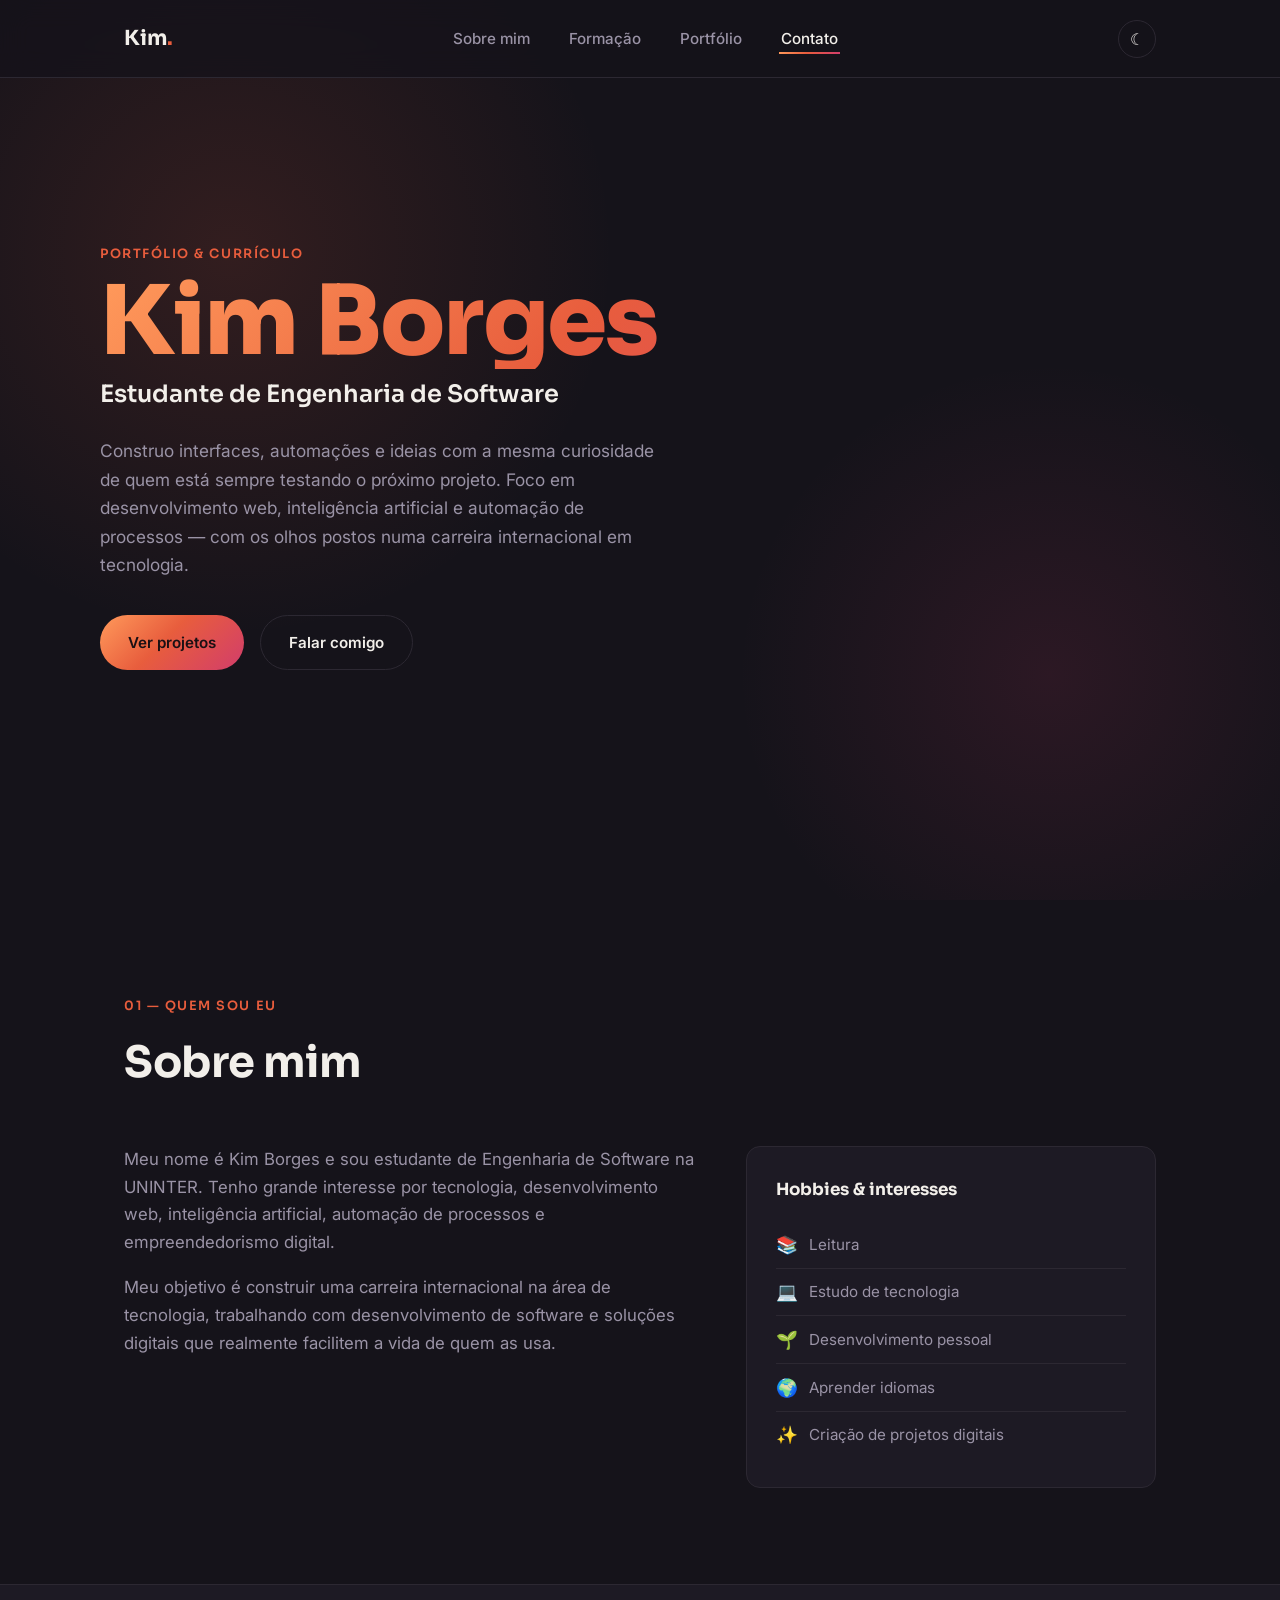
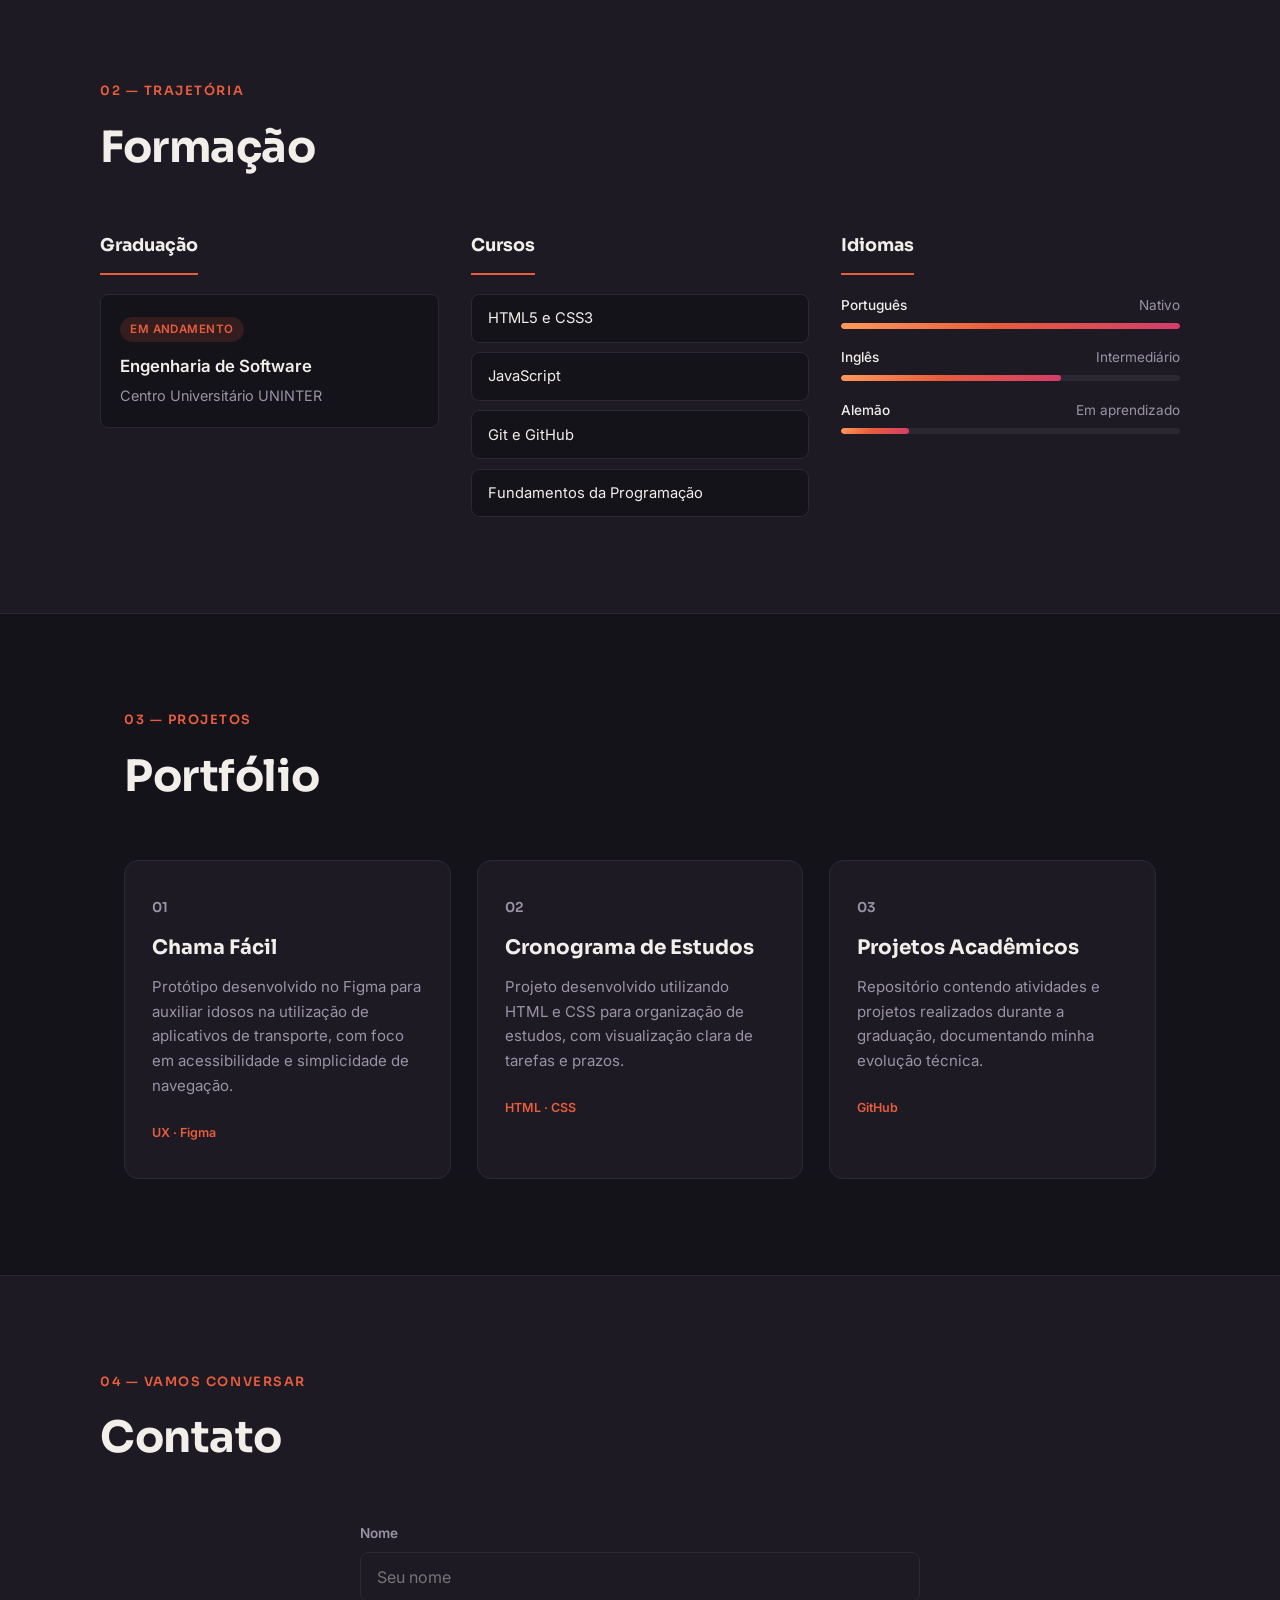
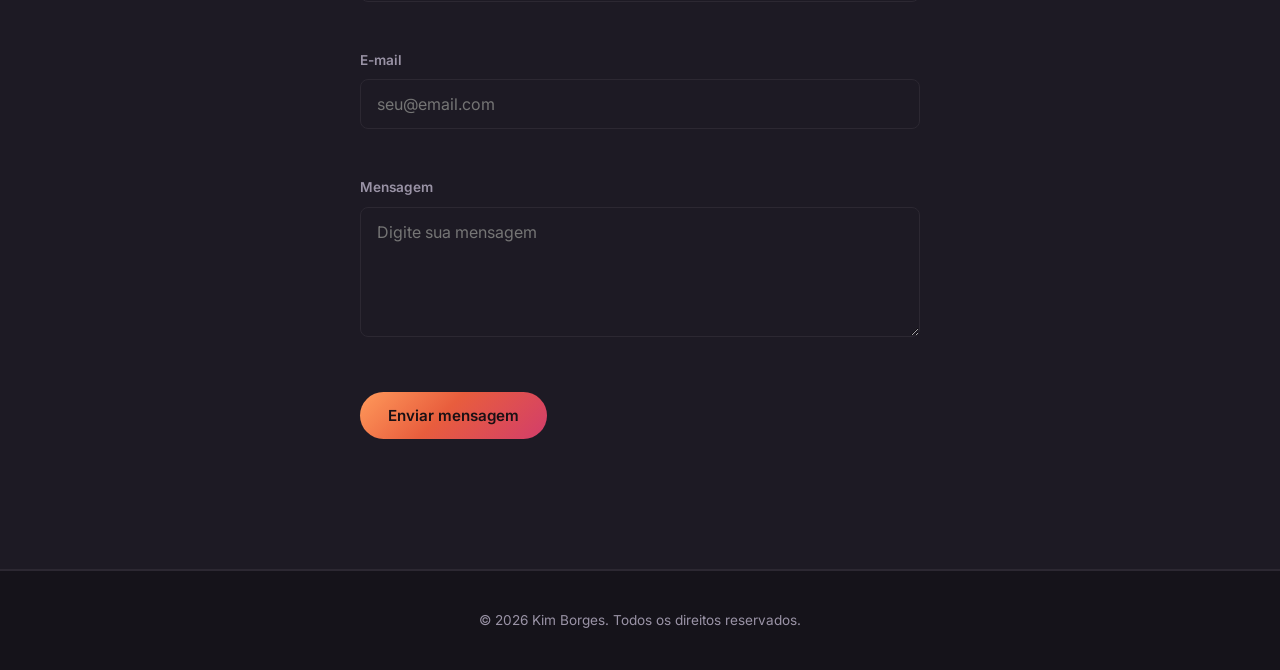
<file: index.html>
<!DOCTYPE html>
<html lang="pt-BR">
<head>
    <meta charset="UTF-8">
    <meta name="viewport" content="width=device-width, initial-scale=1.0">
    <title>Kim Borges — Portfólio</title>
    <meta name="description" content="Portfólio de Kim Borges, estudante de Engenharia de Software com foco em desenvolvimento web, IA e automação.">

    <link rel="preconnect" href="https://fonts.googleapis.com">
    <link rel="preconnect" href="https://fonts.gstatic.com" crossorigin>
    <link href="https://fonts.googleapis.com/css2?family=Sora:wght@500;600;700;800&family=Inter:wght@400;500;600&display=swap" rel="stylesheet">

    <link rel="stylesheet" href="style.css">
</head>
<body>

    <!-- ============== CABEÇALHO / NAVEGAÇÃO FIXA ============== -->
    <header>
        <div class="header__inner">
            <a href="#topo" class="logo">Kim<span class="logo__ponto">.</span></a>

            <nav>
                <ul id="navLista">
                    <li><a href="#sobre" class="nav-link" data-secao="sobre">Sobre mim</a></li>
                    <li><a href="#formacao" class="nav-link" data-secao="formacao">Formação</a></li>
                    <li><a href="#portfolio" class="nav-link" data-secao="portfolio">Portfólio</a></li>
                    <li><a href="#contato" class="nav-link" data-secao="contato">Contato</a></li>
                </ul>
            </nav>

            <div class="header__acoes">
                <button id="themeButton" type="button" aria-label="Alternar tema claro/escuro">
                    <span id="themeIcone" aria-hidden="true">☾</span>
                </button>
                <button id="menuButton" type="button" aria-label="Abrir menu" aria-expanded="false" aria-controls="navLista">
                    <span></span><span></span><span></span>
                </button>
            </div>
        </div>
    </header>

    <main id="topo">

        <!-- ============== HERO ============== -->
        <section class="hero">
            <div class="hero__fundo" aria-hidden="true"></div>
            <div class="hero__conteudo">
                <p class="eyebrow">Portfólio &amp; currículo</p>
                <h1 class="hero__nome">Kim Borges</h1>
                <p class="hero__cargo">Estudante de Engenharia de Software</p>
                <p class="hero__bio">
                    Construo interfaces, automações e ideias com a mesma curiosidade de quem
                    está sempre testando o próximo projeto. Foco em desenvolvimento web,
                    inteligência artificial e automação de processos — com os olhos postos
                    numa carreira internacional em tecnologia.
                </p>
                <div class="hero__acoes">
                    <a href="#portfolio" class="botao botao--cheio">Ver projetos</a>
                    <a href="#contato" class="botao botao--linha">Falar comigo</a>
                </div>
            </div>
        </section>

        <!-- ============== SOBRE MIM ============== -->
        <section id="sobre" class="secao">
            <div class="secao__cabecalho">
                <p class="eyebrow">01 — quem sou eu</p>
                <h2>Sobre mim</h2>
            </div>

            <div class="sobre__grade">
                <div class="sobre__texto">
                    <p>
                        Meu nome é Kim Borges e sou estudante de Engenharia de Software na
                        UNINTER. Tenho grande interesse por tecnologia, desenvolvimento web,
                        inteligência artificial, automação de processos e empreendedorismo
                        digital.
                    </p>
                    <p>
                        Meu objetivo é construir uma carreira internacional na área de
                        tecnologia, trabalhando com desenvolvimento de software e soluções
                        digitais que realmente facilitem a vida de quem as usa.
                    </p>
                </div>

                <div class="hobbies">
                    <h3>Hobbies &amp; interesses</h3>
                    <ul class="hobbies__lista">
                        <li><span aria-hidden="true">📚</span>Leitura</li>
                        <li><span aria-hidden="true">💻</span>Estudo de tecnologia</li>
                        <li><span aria-hidden="true">🌱</span>Desenvolvimento pessoal</li>
                        <li><span aria-hidden="true">🌍</span>Aprender idiomas</li>
                        <li><span aria-hidden="true">✨</span>Criação de projetos digitais</li>
                    </ul>
                </div>
            </div>
        </section>

        <!-- ============== FORMAÇÃO ============== -->
        <section id="formacao" class="secao secao--alt">
            <div class="secao__cabecalho">
                <p class="eyebrow">02 — trajetória</p>
                <h2>Formação</h2>
            </div>

            <div class="formacao__grade">
                <div class="formacao__bloco">
                    <h3>Graduação</h3>
                    <div class="formacao__item">
                        <span class="formacao__tag">Em andamento</span>
                        <p class="formacao__nome">Engenharia de Software</p>
                        <p class="formacao__instituicao">Centro Universitário UNINTER</p>
                    </div>
                </div>

                <div class="formacao__bloco">
                    <h3>Cursos</h3>
                    <ul class="lista-chips">
                        <li>HTML5 e CSS3</li>
                        <li>JavaScript</li>
                        <li>Git e GitHub</li>
                        <li>Fundamentos da Programação</li>
                    </ul>
                </div>

                <div class="formacao__bloco">
                    <h3>Idiomas</h3>
                    <div class="idioma">
                        <div class="idioma__topo"><span>Português</span><span>Nativo</span></div>
                        <div class="idioma__trilha"><div class="idioma__progresso" data-nivel="100"></div></div>
                    </div>
                    <div class="idioma">
                        <div class="idioma__topo"><span>Inglês</span><span>Intermediário</span></div>
                        <div class="idioma__trilha"><div class="idioma__progresso" data-nivel="65"></div></div>
                    </div>
                    <div class="idioma">
                        <div class="idioma__topo"><span>Alemão</span><span>Em aprendizado</span></div>
                        <div class="idioma__trilha"><div class="idioma__progresso" data-nivel="20"></div></div>
                    </div>
                </div>
            </div>
        </section>

        <!-- ============== PORTFÓLIO ============== -->
        <section id="portfolio" class="secao">
            <div class="secao__cabecalho">
                <p class="eyebrow">03 — projetos</p>
                <h2>Portfólio</h2>
            </div>

            <div class="cards">
                <article class="card">
                    <span class="card__numero">01</span>
                    <h3><a href="https://devkimfilipe.github.io/chama-facil/" target="_blank" rel="noopener noreferrer">Chama Fácil</a></h3>
                    <p>
                        Protótipo desenvolvido no Figma para auxiliar idosos na utilização
                        de aplicativos de transporte, com foco em acessibilidade e
                        simplicidade de navegação.
                    </p>
                    <span class="card__tag">UX · Figma</span>
                </article>

                <article class="card">
                    <span class="card__numero">02</span>
                    <h3><a href="https://devkimfilipe.github.io/study-planner-pro/" target="_blank" rel="noopener noreferrer">Cronograma de Estudos</a></h3>
                    <p>
                        Projeto desenvolvido utilizando HTML e CSS para organização de
                        estudos, com visualização clara de tarefas e prazos.
                    </p>
                    <span class="card__tag">HTML · CSS</span>
                </article>

                <article class="card">
                    <span class="card__numero">03</span>
                    <h3><a href="https://devkimfilipe.github.io/carrer-journey/" target="_blank" rel="noopener noreferrer">Projetos Acadêmicos</a></h3>
                    <p>
                        Repositório contendo atividades e projetos realizados durante a
                        graduação, documentando minha evolução técnica.
                    </p>
                    <span class="card__tag">GitHub</span>
                </article>
            </div>
        </section>

        <!-- ============== CONTATO ============== -->
        <section id="contato" class="secao secao--alt">
            <div class="secao__cabecalho">
                <p class="eyebrow">04 — vamos conversar</p>
                <h2>Contato</h2>
            </div>

            <form id="contactForm" class="formulario" novalidate>
                <div class="campo">
                    <label for="nome">Nome</label>
                    <input type="text" id="nome" placeholder="Seu nome">
                    <span class="campo__erro" id="erroNome"></span>
                </div>

                <div class="campo">
                    <label for="email">E-mail</label>
                    <input type="email" id="email" placeholder="seu@email.com">
                    <span class="campo__erro" id="erroEmail"></span>
                </div>

                <div class="campo">
                    <label for="mensagem">Mensagem</label>
                    <textarea id="mensagem" placeholder="Digite sua mensagem"></textarea>
                    <span class="campo__erro" id="erroMensagem"></span>
                </div>

                <button type="submit" class="botao botao--cheio">Enviar mensagem</button>
                <p id="resultado" role="status"></p>
            </form>
        </section>

    </main>

    <footer>
        <p>© <span id="anoAtual">2026</span> Kim Borges. Todos os direitos reservados.</p>
    </footer>

    <script src="script.js"></script>
</body>
</html>
</file>
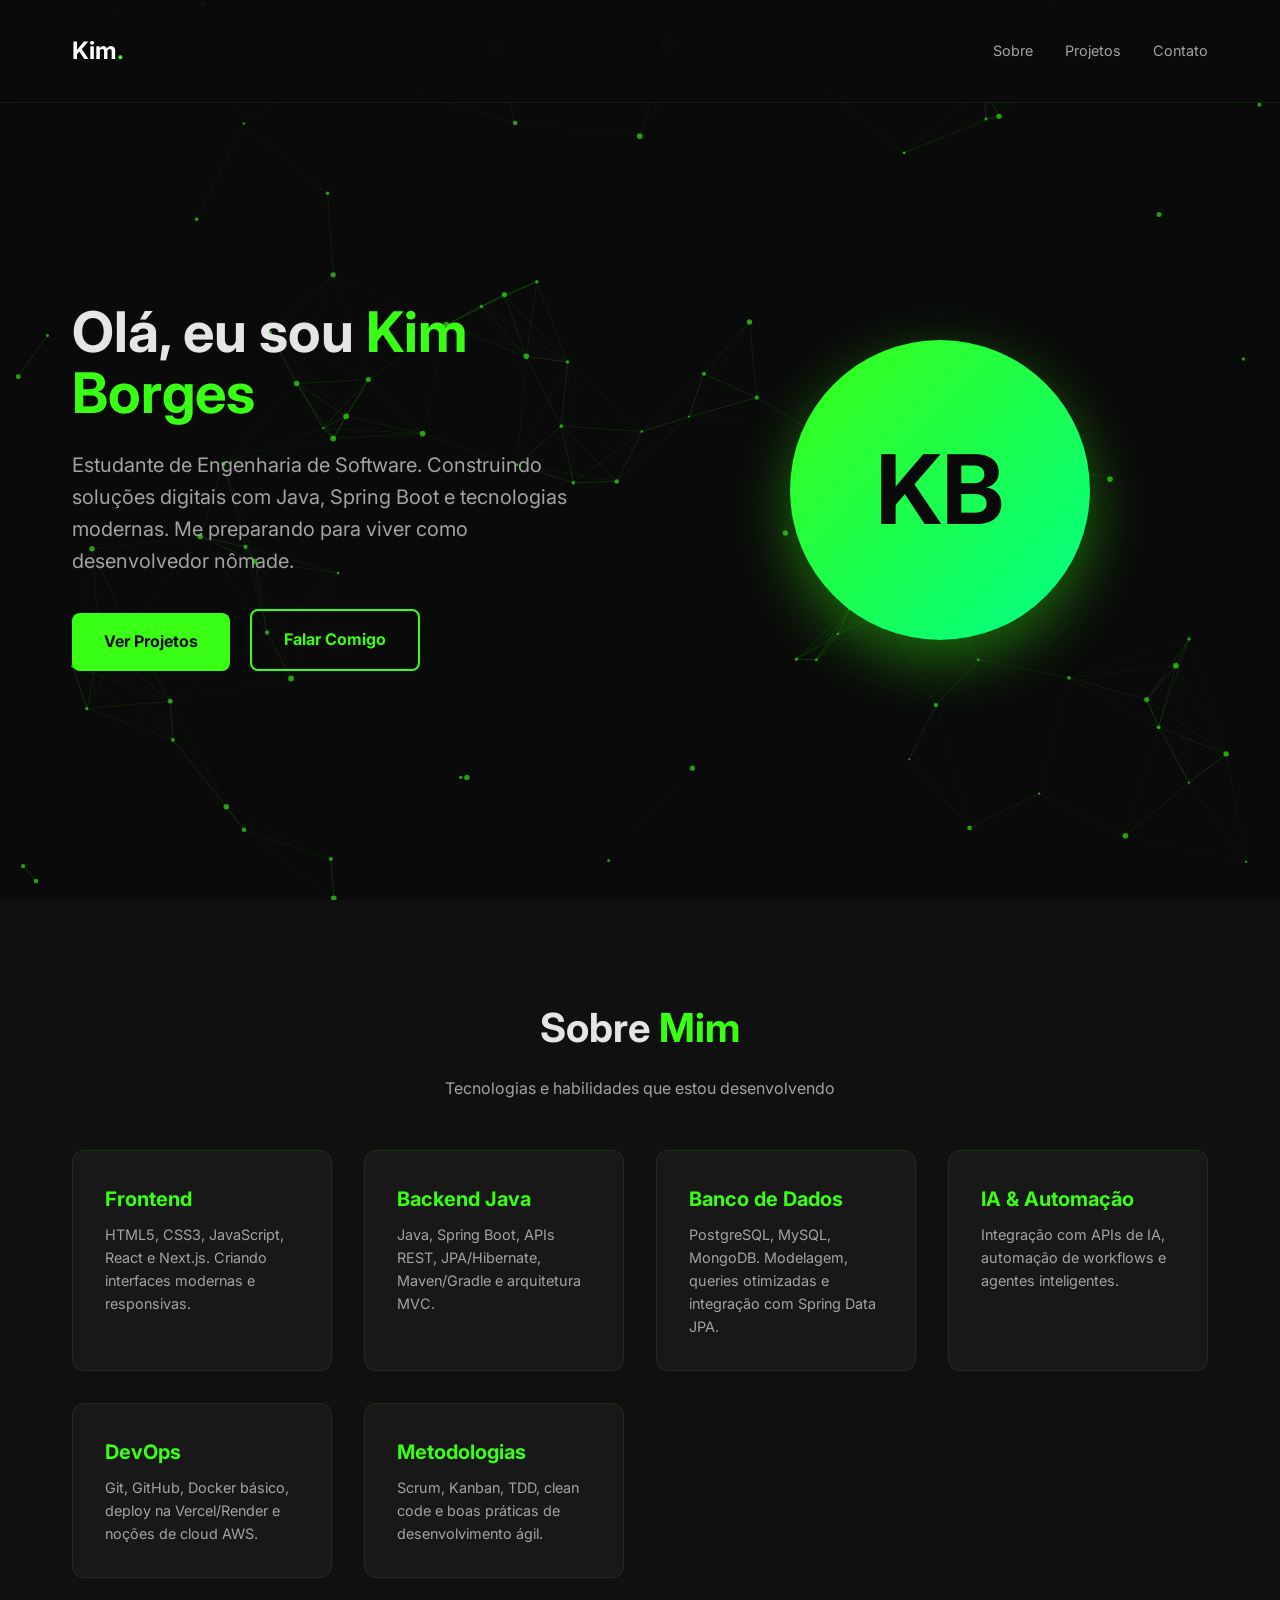
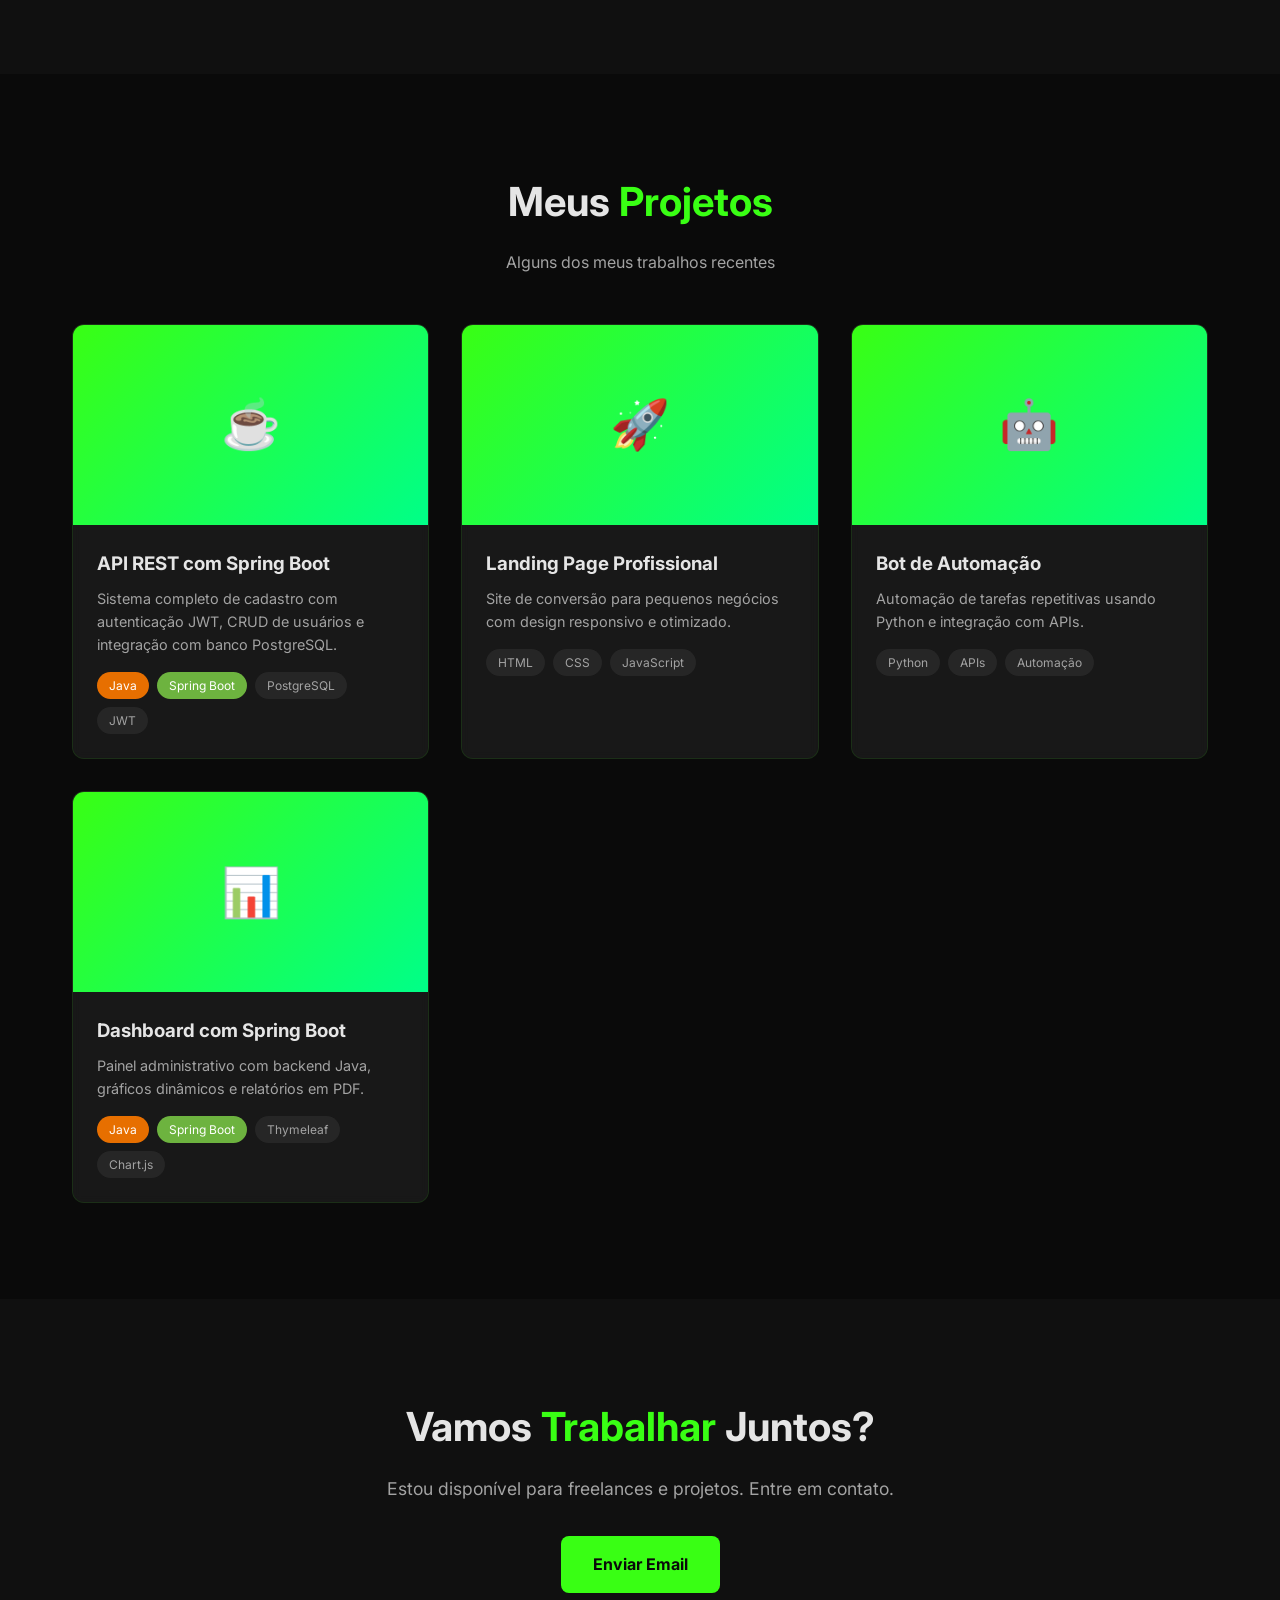
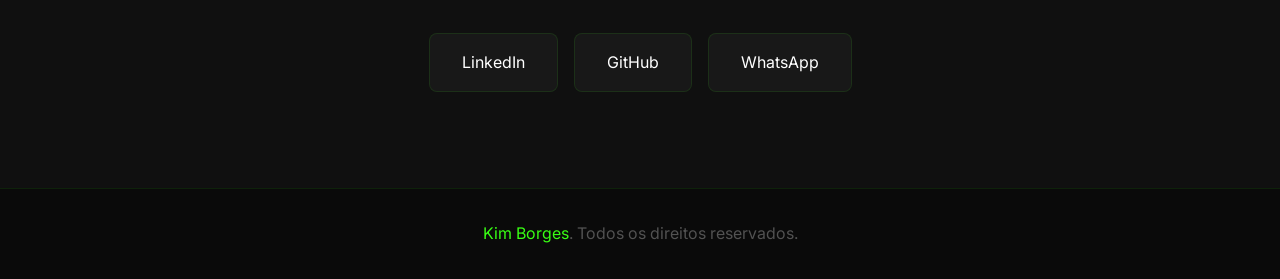
<file: meu-portfolio/index.html>
<!DOCTYPE html>
<html lang="pt-BR">
<head>
    <meta charset="UTF-8">
    <meta name="viewport" content="width=device-width, initial-scale=1.0">
    <title>Kim Borges | Desenvolvedor Full Stack</title>
    <link href="https://fonts.googleapis.com/css2?family=Inter:wght@300;400;600;700&display=swap" rel="stylesheet">
    <style>
        * {
            margin: 0;
            padding: 0;
            box-sizing: border-box;
        }

        body {
            font-family: 'Inter', sans-serif;
            background: #0a0a0a;
            color: #e5e5e5;
            line-height: 1.6;
            overflow-x: hidden;
        }

        /* Canvas de partículas - fundo animado */
        #particles-canvas {
            position: fixed;
            top: 0;
            left: 0;
            width: 100%;
            height: 100%;
            z-index: 0;
            pointer-events: none;
        }

        .container {
            max-width: 1200px;
            margin: 0 auto;
            padding: 0 2rem;
            position: relative;
            z-index: 1;
        }

        /* Navegação */
        nav {
            padding: 2rem 0;
            position: fixed;
            width: 100%;
            top: 0;
            background: rgba(10, 10, 10, 0.8);
            backdrop-filter: blur(10px);
            z-index: 100;
            border-bottom: 1px solid rgba(57, 255, 20, 0.1);
        }

        nav .container {
            display: flex;
            justify-content: space-between;
            align-items: center;
        }

        .logo {
            font-weight: 700;
            font-size: 1.5rem;
            color: #fff;
        }

        .logo span {
            color: #39ff14;
        }

        .nav-links {
            display: flex;
            gap: 2rem;
            list-style: none;
        }

        .nav-links a {
            color: #a3a3a3;
            text-decoration: none;
            transition: color 0.3s;
            font-size: 0.9rem;
        }

        .nav-links a:hover {
            color: #39ff14;
            text-shadow: 0 0 10px rgba(57, 255, 20, 0.5);
        }

        /* Hero Section */
        .hero {
            min-height: 100vh;
            display: flex;
            align-items: center;
            padding-top: 80px;
            position: relative;
        }

        .hero-content {
            display: grid;
            grid-template-columns: 1fr 1fr;
            gap: 4rem;
            align-items: center;
        }

        .hero-text h1 {
            font-size: 3.5rem;
            font-weight: 700;
            line-height: 1.1;
            margin-bottom: 1.5rem;
        }

        .hero-text h1 span {
            color: #39ff14;
        }

        .hero-text p {
            font-size: 1.25rem;
            color: #a3a3a3;
            margin-bottom: 2rem;
            max-width: 500px;
        }

        .btn {
            display: inline-block;
            padding: 1rem 2rem;
            background: #39ff14;
            color: #0a0a0a;
            text-decoration: none;
            border-radius: 8px;
            font-weight: 700;
            transition: all 0.3s;
            border: none;
            cursor: pointer;
            position: relative;
            overflow: hidden;
        }

        .btn:hover {
            background: #2dd90f;
            transform: translateY(-2px);
            box-shadow: 0 10px 40px rgba(57, 255, 20, 0.4);
        }

        .btn-outline {
            background: transparent;
            border: 2px solid #39ff14;
            color: #39ff14;
            margin-left: 1rem;
        }

        .btn-outline:hover {
            background: #39ff14;
            color: #0a0a0a;
        }

        .hero-image {
            display: flex;
            justify-content: center;
        }

        .profile-img {
            width: 300px;
            height: 300px;
            border-radius: 50%;
            background: linear-gradient(135deg, #39ff14, #00ff88);
            display: flex;
            align-items: center;
            justify-content: center;
            font-size: 6rem;
            color: #0a0a0a;
            font-weight: 700;
            box-shadow: 0 20px 60px rgba(57, 255, 20, 0.4);
            animation: pulse 2s infinite;
        }

        @keyframes pulse {
            0%, 100% { box-shadow: 0 20px 60px rgba(57, 255, 20, 0.4); }
            50% { box-shadow: 0 20px 80px rgba(57, 255, 20, 0.7); }
        }

        /* Sobre */
        .sobre {
            padding: 6rem 0;
            background: rgba(17, 17, 17, 0.9);
            position: relative;
        }

        .section-title {
            font-size: 2.5rem;
            font-weight: 700;
            margin-bottom: 1rem;
            text-align: center;
        }

        .section-title span {
            color: #39ff14;
        }

        .section-subtitle {
            color: #a3a3a3;
            text-align: center;
            margin-bottom: 3rem;
        }

        .skills-grid {
            display: grid;
            grid-template-columns: repeat(auto-fit, minmax(250px, 1fr));
            gap: 2rem;
            margin-top: 3rem;
        }

        .skill-card {
            background: rgba(26, 26, 26, 0.9);
            padding: 2rem;
            border-radius: 12px;
            border: 1px solid rgba(57, 255, 20, 0.1);
            transition: all 0.3s;
            backdrop-filter: blur(5px);
        }

        .skill-card:hover {
            border-color: #39ff14;
            transform: translateY(-5px);
            box-shadow: 0 10px 40px rgba(57, 255, 20, 0.15);
        }

        .skill-card h3 {
            color: #39ff14;
            margin-bottom: 0.5rem;
            font-size: 1.25rem;
        }

        .skill-card p {
            color: #a3a3a3;
            font-size: 0.9rem;
        }

        /* Projetos */
        .projetos {
            padding: 6rem 0;
            position: relative;
        }

        .projects-grid {
            display: grid;
            grid-template-columns: repeat(auto-fit, minmax(300px, 1fr));
            gap: 2rem;
            margin-top: 3rem;
        }

        .project-card {
            background: rgba(26, 26, 26, 0.9);
            border-radius: 12px;
            overflow: hidden;
            border: 1px solid rgba(57, 255, 20, 0.1);
            transition: all 0.3s;
            backdrop-filter: blur(5px);
        }

        .project-card:hover {
            transform: translateY(-5px);
            border-color: #39ff14;
            box-shadow: 0 10px 40px rgba(57, 255, 20, 0.15);
        }

        .project-img {
            height: 200px;
            background: linear-gradient(135deg, #39ff14, #00ff88);
            display: flex;
            align-items: center;
            justify-content: center;
            font-size: 3rem;
        }

        .project-info {
            padding: 1.5rem;
        }

        .project-info h3 {
            margin-bottom: 0.5rem;
        }

        .project-info p {
            color: #a3a3a3;
            font-size: 0.9rem;
            margin-bottom: 1rem;
        }

        .tech-tags {
            display: flex;
            gap: 0.5rem;
            flex-wrap: wrap;
        }

        .tech-tag {
            padding: 0.25rem 0.75rem;
            background: #262626;
            border-radius: 20px;
            font-size: 0.75rem;
            color: #a3a3a3;
        }

        .tech-tag.java {
            background: #e76f00;
            color: #fff;
        }

        .tech-tag.spring {
            background: #6db33f;
            color: #fff;
        }

        /* Contato */
        .contato {
            padding: 6rem 0;
            background: rgba(17, 17, 17, 0.9);
            text-align: center;
            position: relative;
        }

        .contato p {
            color: #a3a3a3;
            margin-bottom: 2rem;
            font-size: 1.1rem;
        }

        .social-links {
            display: flex;
            justify-content: center;
            gap: 1rem;
            margin-top: 2rem;
        }

        .social-links a {
            padding: 1rem 2rem;
            background: rgba(26, 26, 26, 0.9);
            color: #fff;
            text-decoration: none;
            border-radius: 8px;
            border: 1px solid rgba(57, 255, 20, 0.1);
            transition: all 0.3s;
        }

        .social-links a:hover {
            border-color: #39ff14;
            background: rgba(57, 255, 20, 0.1);
            color: #39ff14;
            box-shadow: 0 0 20px rgba(57, 255, 20, 0.2);
        }

        /* Footer */
        footer {
            padding: 2rem 0;
            text-align: center;
            color: #525252;
            border-top: 1px solid rgba(57, 255, 20, 0.1);
            position: relative;
            background: rgba(10, 10, 10, 0.9);
        }

        footer span {
            color: #39ff14;
        }

        /* Responsivo */
        @media (max-width: 768px) {
            .hero-content {
                grid-template-columns: 1fr;
                text-align: center;
            }

            .hero-text h1 {
                font-size: 2.5rem;
            }

            .nav-links {
                display: none;
            }

            .profile-img {
                width: 200px;
                height: 200px;
                font-size: 4rem;
            }

            .btn-outline {
                margin-left: 0;
                margin-top: 1rem;
            }
        }
    </style>
</head>
<body>

    <!-- Canvas de partículas -->
    <canvas id="particles-canvas"></canvas>

    <!-- Navegação -->
    <nav>
        <div class="container">
            <div class="logo">Kim<span>.</span></div>
            <ul class="nav-links">
                <li><a href="#sobre">Sobre</a></li>
                <li><a href="#projetos">Projetos</a></li>
                <li><a href="#contato">Contato</a></li>
            </ul>
        </div>
    </nav>

    <!-- Hero -->
    <section class="hero">
        <div class="container">
            <div class="hero-content">
                <div class="hero-text">
                    <h1>Olá, eu sou <span>Kim Borges</span></h1>
                    <p>Estudante de Engenharia de Software. Construindo soluções digitais com Java, Spring Boot e tecnologias modernas. Me preparando para viver como desenvolvedor nômade.</p>
                    <a href="#projetos" class="btn">Ver Projetos</a>
                    <a href="#contato" class="btn btn-outline">Falar Comigo</a>
                </div>
                <div class="hero-image">
                    <div class="profile-img">KB</div>
                </div>
            </div>
        </div>
    </section>

    <!-- Sobre -->
    <section class="sobre" id="sobre">
        <div class="container">
            <h2 class="section-title">Sobre <span>Mim</span></h2>
            <p class="section-subtitle">Tecnologias e habilidades que estou desenvolvendo</p>
            
            <div class="skills-grid">
                <div class="skill-card">
                    <h3>Frontend</h3>
                    <p>HTML5, CSS3, JavaScript, React e Next.js. Criando interfaces modernas e responsivas.</p>
                </div>
                <div class="skill-card">
                    <h3>Backend Java</h3>
                    <p>Java, Spring Boot, APIs REST, JPA/Hibernate, Maven/Gradle e arquitetura MVC.</p>
                </div>
                <div class="skill-card">
                    <h3>Banco de Dados</h3>
                    <p>PostgreSQL, MySQL, MongoDB. Modelagem, queries otimizadas e integração com Spring Data JPA.</p>
                </div>
                <div class="skill-card">
                    <h3>IA & Automação</h3>
                    <p>Integração com APIs de IA, automação de workflows e agentes inteligentes.</p>
                </div>
                <div class="skill-card">
                    <h3>DevOps</h3>
                    <p>Git, GitHub, Docker básico, deploy na Vercel/Render e noções de cloud AWS.</p>
                </div>
                <div class="skill-card">
                    <h3>Metodologias</h3>
                    <p>Scrum, Kanban, TDD, clean code e boas práticas de desenvolvimento ágil.</p>
                </div>
            </div>
        </div>
    </section>

    <!-- Projetos -->
    <section class="projetos" id="projetos">
        <div class="container">
            <h2 class="section-title">Meus <span>Projetos</span></h2>
            <p class="section-subtitle">Alguns dos meus trabalhos recentes</p>
            
            <div class="projects-grid">
                <div class="project-card">
                    <div class="project-img">☕</div>
                    <div class="project-info">
                        <h3>API REST com Spring Boot</h3>
                        <p>Sistema completo de cadastro com autenticação JWT, CRUD de usuários e integração com banco PostgreSQL.</p>
                        <div class="tech-tags">
                            <span class="tech-tag java">Java</span>
                            <span class="tech-tag spring">Spring Boot</span>
                            <span class="tech-tag">PostgreSQL</span>
                            <span class="tech-tag">JWT</span>
                        </div>
                    </div>
                </div>
                
                <div class="project-card">
                    <div class="project-img">🚀</div>
                    <div class="project-info">
                        <h3>Landing Page Profissional</h3>
                        <p>Site de conversão para pequenos negócios com design responsivo e otimizado.</p>
                        <div class="tech-tags">
                            <span class="tech-tag">HTML</span>
                            <span class="tech-tag">CSS</span>
                            <span class="tech-tag">JavaScript</span>
                        </div>
                    </div>
                </div>
                
                <div class="project-card">
                    <div class="project-img">🤖</div>
                    <div class="project-info">
                        <h3>Bot de Automação</h3>
                        <p>Automação de tarefas repetitivas usando Python e integração com APIs.</p>
                        <div class="tech-tags">
                            <span class="tech-tag">Python</span>
                            <span class="tech-tag">APIs</span>
                            <span class="tech-tag">Automação</span>
                        </div>
                    </div>
                </div>
                
                <div class="project-card">
                    <div class="project-img">📊</div>
                    <div class="project-info">
                        <h3>Dashboard com Spring Boot</h3>
                        <p>Painel administrativo com backend Java, gráficos dinâmicos e relatórios em PDF.</p>
                        <div class="tech-tags">
                            <span class="tech-tag java">Java</span>
                            <span class="tech-tag spring">Spring Boot</span>
                            <span class="tech-tag">Thymeleaf</span>
                            <span class="tech-tag">Chart.js</span>
                        </div>
                    </div>
                </div>
            </div>
        </div>
    </section>

    <!-- Contato -->
    <section class="contato" id="contato">
        <div class="container">
            <h2 class="section-title">Vamos <span>Trabalhar</span> Juntos?</h2>
            <p>Estou disponível para freelances e projetos. Entre em contato.</p>
            <a href="mailto:techcodekimfilipe@gmail.com" class="btn">Enviar Email</a>
            
            <div class="social-links">
                <a href="https://www.linkedin.com/in/kimborges/" target="_blank">LinkedIn</a>
                <a href="https://github.com/DevKimFilipe" target="_blank">GitHub</a>
                <a href="https://wa.me/5581997623079" target="_blank">WhatsApp</a>
            </div>
        </div>
    </section>

    <!-- Footer -->
    <footer>
        <div class="container">
            <p> <span>Kim Borges</span>. Todos os direitos reservados.</p>
        </div>
    </footer>

    <!-- Script das partículas -->
    <script>
        const canvas = document.getElementById('particles-canvas');
        const ctx = canvas.getContext('2d');

        let width, height;
        let particles = [];
        const particleCount = 100;
        const connectionDistance = 150;

        function resize() {
            width = canvas.width = window.innerWidth;
            height = canvas.height = window.innerHeight;
        }

        class Particle {
            constructor() {
                this.x = Math.random() * width;
                this.y = Math.random() * height;
                this.vx = (Math.random() - 0.5) * 0.5;
                this.vy = (Math.random() - 0.5) * 0.5;
                this.size = Math.random() * 2 + 1;
            }

            update() {
                this.x += this.vx;
                this.y += this.vy;

                if (this.x < 0 || this.x > width) this.vx *= -1;
                if (this.y < 0 || this.y > height) this.vy *= -1;
            }

            draw() {
                ctx.beginPath();
                ctx.arc(this.x, this.y, this.size, 0, Math.PI * 2);
                ctx.fillStyle = 'rgba(57, 255, 20, 0.6)';
                ctx.fill();
            }
        }

        function init() {
            particles = [];
            for (let i = 0; i < particleCount; i++) {
                particles.push(new Particle());
            }
        }

        function drawConnections() {
            for (let i = 0; i < particles.length; i++) {
                for (let j = i + 1; j < particles.length; j++) {
                    const dx = particles[i].x - particles[j].x;
                    const dy = particles[i].y - particles[j].y;
                    const distance = Math.sqrt(dx * dx + dy * dy);

                    if (distance < connectionDistance) {
                        ctx.beginPath();
                        ctx.moveTo(particles[i].x, particles[i].y);
                        ctx.lineTo(particles[j].x, particles[j].y);
                        ctx.strokeStyle = `rgba(57, 255, 20, ${0.2 * (1 - distance / connectionDistance)})`;
                        ctx.lineWidth = 1;
                        ctx.stroke();
                    }
                }
            }
        }

        function animate() {
            ctx.clearRect(0, 0, width, height);
            
            particles.forEach(particle => {
                particle.update();
                particle.draw();
            });

            drawConnections();
            requestAnimationFrame(animate);
        }

        window.addEventListener('resize', () => {
            resize();
            init();
        });

        resize();
        init();
        animate();
    </script>

</body>
</html>
</file>
<file: style.css>
/* =====================================================================
   PORTFÓLIO KIM BORGES — 
   ===================================================================== */

:root {
  /* Paleta — modo escuro (padrão) */
  --bg: #15131a;
  --bg-raised: #1d1a24;
  --bg-raised-2: #242030;
  --ink: #f2efea;
  --muted: #9a93a6;
  --line: #2c2832;
  --ember: #e85d3d;
  --ember-soft: rgba(232, 93, 61, 0.14);
  --success: #3ddc97;
  --error: #ef6f6f;

  --gradiente-brasa: linear-gradient(135deg, #ff9a5b 0%, #e85d3d 45%, #d23d6b 100%);

  --font-display: "Sora", "Segoe UI", sans-serif;
  --font-body: "Inter", "Segoe UI", sans-serif;

  --max-width: 1080px;
  --radius-sm: 8px;
  --radius-md: 14px;
  --header-h: 78px;

  --ease: cubic-bezier(0.16, 1, 0.3, 1);
}

/* Tema claro */
body.tema-claro {
  --bg: #faf7f2;
  --bg-raised: #ffffff;
  --bg-raised-2: #f2ece3;
  --ink: #1d1a24;
  --muted: #756d82;
  --line: #e7ded2;
  --ember: #d6491f;
  --ember-soft: rgba(214, 73, 31, 0.1);
}

* { margin: 0; padding: 0; box-sizing: border-box; }
html { scroll-behavior: smooth; }

body {
  font-family: var(--font-body);
  background: var(--bg);
  color: var(--ink);
  line-height: 1.65;
  font-size: 1.05rem;
  transition: background-color .4s var(--ease), color .4s var(--ease);
  -webkit-font-smoothing: antialiased;
}

a { color: inherit; text-decoration: none; }
ul { list-style: none; }
button { font-family: inherit; border: none; background: none; cursor: pointer; }
img { max-width: 100%; display: block; }

a:focus-visible, button:focus-visible, input:focus-visible, textarea:focus-visible {
  outline: 2px solid var(--ember);
  outline-offset: 3px;
}

@media (prefers-reduced-motion: reduce) {
  *, *::before, *::after {
    animation-duration: .01ms !important;
    transition-duration: .01ms !important;
    scroll-behavior: auto !important;
  }
}

.eyebrow {
  font-family: var(--font-display);
  font-size: .8rem;
  letter-spacing: .12em;
  text-transform: uppercase;
  color: var(--ember);
  margin-bottom: .6rem;
  font-weight: 600;
}

/* ---------------------------------------------------------------------
   CABEÇALHO
   --------------------------------------------------------------------- */
header {
  position: fixed;
  top: 0; left: 0; right: 0;
  height: var(--header-h);
  z-index: 100;
  background: color-mix(in srgb, var(--bg) 78%, transparent);
  backdrop-filter: blur(14px);
  border-bottom: 1px solid var(--line);
}

.header__inner {
  max-width: var(--max-width);
  margin: 0 auto;
  height: 100%;
  padding: 0 1.5rem;
  display: flex;
  align-items: center;
  justify-content: space-between;
}

.logo {
  font-family: var(--font-display);
  font-weight: 700;
  font-size: 1.3rem;
}
.logo__ponto { color: var(--ember); }

nav ul {
  display: flex;
  gap: 2.2rem;
}

.nav-link {
  position: relative;
  font-size: .95rem;
  font-weight: 500;
  color: var(--muted);
  padding: 6px 2px;
  transition: color .25s;
}
.nav-link::after {
  content: "";
  position: absolute;
  left: 0; bottom: 0;
  width: 0; height: 2px;
  background: var(--gradiente-brasa);
  transition: width .35s var(--ease);
}
.nav-link:hover { color: var(--ink); }
.nav-link.ativo { color: var(--ink); }
.nav-link.ativo::after, .nav-link:hover::after { width: 100%; }

.header__acoes { display: flex; align-items: center; gap: .9rem; }

#themeButton {
  width: 38px; height: 38px;
  border-radius: 50%;
  border: 1px solid var(--line);
  display: flex; align-items: center; justify-content: center;
  font-size: 1rem;
  color: var(--ink);
  transition: border-color .25s, transform .4s var(--ease);
}
#themeButton:hover { border-color: var(--ember); transform: rotate(25deg); }

#menuButton {
  display: none;
  flex-direction: column;
  gap: 5px;
  width: 32px; height: 32px;
  align-items: center;
  justify-content: center;
}
#menuButton span {
  width: 20px; height: 2px;
  background: var(--ink);
  transition: transform .3s var(--ease), opacity .3s var(--ease);
}
#menuButton[aria-expanded="true"] span:nth-child(1) { transform: translateY(7px) rotate(45deg); }
#menuButton[aria-expanded="true"] span:nth-child(2) { opacity: 0; }
#menuButton[aria-expanded="true"] span:nth-child(3) { transform: translateY(-7px) rotate(-45deg); }

/* ---------------------------------------------------------------------
   HERO — assinatura visual: nome em gradiente "brasa" com glow ambiente
   --------------------------------------------------------------------- */
.hero {
  position: relative;
  min-height: 100vh;
  display: flex;
  align-items: center;
  padding: var(--header-h) 1.5rem 4rem;
  overflow: hidden;
}

.hero__fundo {
  position: absolute;
  inset: 0;
  z-index: -1;
  background:
    radial-gradient(640px circle at 18% 28%, var(--ember-soft), transparent 60%),
    radial-gradient(520px circle at 82% 75%, rgba(210, 61, 107, .12), transparent 60%);
  animation: respirar 9s ease-in-out infinite;
}

@keyframes respirar {
  0%, 100% { opacity: .85; }
  50% { opacity: 1; }
}

.hero__conteudo {
  max-width: var(--max-width);
  margin: 0 auto;
  width: 100%;
}

.hero__nome {
  font-family: var(--font-display);
  font-weight: 800;
  font-size: clamp(3rem, 9vw, 6rem);
  line-height: 0.98;
  letter-spacing: -0.02em;
  background: var(--gradiente-brasa);
  -webkit-background-clip: text;
  background-clip: text;
  color: transparent;
  margin-bottom: .4rem;
}

.hero__cargo {
  font-family: var(--font-display);
  font-size: clamp(1.1rem, 2.4vw, 1.5rem);
  font-weight: 600;
  color: var(--ink);
  margin-bottom: 1.4rem;
}

.hero__bio {
  max-width: 560px;
  color: var(--muted);
  font-size: 1.08rem;
  margin-bottom: 2.2rem;
}

.hero__acoes { display: flex; gap: 1rem; flex-wrap: wrap; }

/* ---------------------------------------------------------------------
   BOTÕES
   --------------------------------------------------------------------- */
.botao {
  display: inline-flex;
  align-items: center;
  padding: 14px 28px;
  border-radius: 999px;
  font-weight: 600;
  font-size: .95rem;
  transition: transform .3s var(--ease), box-shadow .3s var(--ease), background .3s;
}

.botao--cheio {
  background: var(--gradiente-brasa);
  color: #1a1014;
}
.botao--cheio:hover {
  transform: translateY(-3px);
  box-shadow: 0 14px 28px -10px rgba(232, 93, 61, .55);
}

.botao--linha {
  border: 1px solid var(--line);
  color: var(--ink);
}
.botao--linha:hover {
  border-color: var(--ember);
  transform: translateY(-3px);
}

/* ---------------------------------------------------------------------
   SEÇÕES GERAIS
   --------------------------------------------------------------------- */
.secao {
  padding: 6rem 1.5rem;
  max-width: var(--max-width);
  margin: 0 auto;
}

.secao--alt {
  max-width: none;
  background: var(--bg-raised);
  border-top: 1px solid var(--line);
  border-bottom: 1px solid var(--line);
}
.secao--alt > * { max-width: var(--max-width); margin-left: auto; margin-right: auto; }
.secao--alt.secao { padding-left: 1.5rem; padding-right: 1.5rem; }

.secao__cabecalho { margin-bottom: 3rem; }
.secao__cabecalho h2 {
  font-family: var(--font-display);
  font-size: clamp(2rem, 4vw, 2.7rem);
  font-weight: 700;
  letter-spacing: -0.01em;
}

/* ---------------------------------------------------------------------
   SOBRE MIM
   --------------------------------------------------------------------- */
.sobre__grade {
  display: grid;
  grid-template-columns: 1.4fr 1fr;
  gap: 3rem;
  align-items: start;
}

.sobre__texto p { color: var(--muted); margin-bottom: 1.1rem; max-width: 620px; }

.hobbies {
  background: var(--bg-raised);
  border: 1px solid var(--line);
  border-radius: var(--radius-md);
  padding: 1.8rem;
}
.hobbies h3 {
  font-family: var(--font-display);
  font-size: 1.05rem;
  margin-bottom: 1.1rem;
}
.hobbies__lista li {
  display: flex;
  align-items: center;
  gap: .7rem;
  padding: .55rem 0;
  border-bottom: 1px solid var(--line);
  font-size: .95rem;
  color: var(--muted);
}
.hobbies__lista li:last-child { border-bottom: none; }
.hobbies__lista span { font-size: 1.1rem; }

/* ---------------------------------------------------------------------
   FORMAÇÃO
   --------------------------------------------------------------------- */
.formacao__grade {
  display: grid;
  grid-template-columns: repeat(3, 1fr);
  gap: 2rem;
}

.formacao__bloco h3 {
  font-family: var(--font-display);
  font-size: 1.1rem;
  margin-bottom: 1.2rem;
  padding-bottom: .8rem;
  border-bottom: 2px solid var(--ember);
  display: inline-block;
}

.formacao__item {
  background: var(--bg);
  border: 1px solid var(--line);
  border-radius: var(--radius-sm);
  padding: 1.2rem;
}

.formacao__tag {
  display: inline-block;
  font-size: .72rem;
  font-weight: 600;
  letter-spacing: .04em;
  text-transform: uppercase;
  color: var(--ember);
  background: var(--ember-soft);
  padding: 3px 10px;
  border-radius: 999px;
  margin-bottom: .7rem;
}

.formacao__nome { font-weight: 600; margin-bottom: .2rem; }
.formacao__instituicao { color: var(--muted); font-size: .9rem; }

.lista-chips { display: flex; flex-direction: column; gap: .6rem; }
.lista-chips li {
  background: var(--bg);
  border: 1px solid var(--line);
  border-radius: var(--radius-sm);
  padding: .7rem 1rem;
  font-size: .92rem;
}

.idioma { margin-bottom: 1.1rem; }
.idioma:last-child { margin-bottom: 0; }
.idioma__topo {
  display: flex;
  justify-content: space-between;
  font-size: .85rem;
  margin-bottom: .4rem;
  color: var(--muted);
}
.idioma__topo span:first-child { color: var(--ink); font-weight: 500; }
.idioma__trilha {
  height: 6px;
  background: var(--line);
  border-radius: 999px;
  overflow: hidden;
}
.idioma__progresso {
  height: 100%;
  width: 0%;
  background: var(--gradiente-brasa);
  border-radius: 999px;
  transition: width 1s var(--ease);
}

/* ---------------------------------------------------------------------
   PORTFÓLIO
   ---------------------------------------------------------------------
   CORREÇÃO: estava "repeat(3, minmax(220px, 1fr))", que força sempre
   3 colunas fixas mesmo quando não há espaço suficiente — é isso que
   fazia o 3º card "sobrar" sozinho e desalinhado em telas menores.
   Com "auto-fit" o navegador calcula quantas colunas cabem de fato
   (3 em tela larga, 2, ou 1 em tela estreita) e redistribui os cards
   de forma equilibrada, sem deixar nenhum desalinhado. */
.cards {
  display: grid;
  grid-template-columns: repeat(auto-fit, minmax(260px, 1fr));
  gap: 1.6rem;
}

.card {
  position: relative;
  background: var(--bg-raised);
  border: 1px solid var(--line);
  border-radius: var(--radius-md);
  padding: 2rem 1.7rem;
  transition: transform .4s var(--ease), border-color .4s var(--ease);
  overflow: hidden;
}
.card::before {
  content: "";
  position: absolute;
  top: 0; left: 0; right: 0;
  height: 3px;
  background: var(--gradiente-brasa);
  transform: scaleX(0);
  transform-origin: left;
  transition: transform .4s var(--ease);
}
.card:hover {
  transform: translateY(-6px);
  border-color: transparent;
}
.card:hover::before { transform: scaleX(1); }

.card__numero {
  font-family: var(--font-display);
  font-size: .85rem;
  color: var(--muted);
  font-weight: 600;
}

.card h3 {
  font-family: var(--font-display);
  font-size: 1.25rem;
  margin: .6rem 0 .7rem;
}

/* O título do card agora contém um link (<a>) clicável para o projeto
   publicado. Sem esta regra, o link herdaria sublinhado/azul do
   navegador; aqui ele mantém a aparência do título e só reage no
   hover, sinalizando que é clicável sem perder o visual do card. */
.card h3 a {
  color: var(--ink);
  text-decoration: none;
  transition: color .25s;
}
.card h3 a:hover {
  color: var(--ember);
  text-decoration: underline;
}

.card p { color: var(--muted); font-size: .94rem; margin-bottom: 1.2rem; }

.card__tag {
  font-size: .78rem;
  font-weight: 600;
  color: var(--ember);
}

/* ---------------------------------------------------------------------
   FORMULÁRIO DE CONTATO
   --------------------------------------------------------------------- */
.formulario { max-width: 560px; }

.campo { margin-bottom: 1.4rem; }
.campo label {
  display: block;
  font-size: .85rem;
  font-weight: 600;
  margin-bottom: .5rem;
  color: var(--muted);
}

.campo input, .campo textarea {
  width: 100%;
  padding: 14px 16px;
  background: var(--bg-raised);
  border: 1px solid var(--line);
  border-radius: var(--radius-sm);
  color: var(--ink);
  font-family: var(--font-body);
  font-size: 1rem;
  transition: border-color .25s, box-shadow .25s;
}
.campo input:focus, .campo textarea:focus {
  border-color: var(--ember);
  box-shadow: 0 0 0 3px var(--ember-soft);
}
.campo input.invalido, .campo textarea.invalido { border-color: var(--error); }

.campo textarea { min-height: 130px; resize: vertical; }

.campo__erro {
  display: block;
  min-height: 18px;
  font-size: .8rem;
  color: var(--error);
  margin-top: .4rem;
}

#resultado {
  margin-top: 1rem;
  font-size: .92rem;
  font-weight: 500;
  min-height: 1.2em;
}
#resultado.sucesso { color: var(--success); }
#resultado.erro { color: var(--error); }

/* ---------------------------------------------------------------------
   RODAPÉ
   --------------------------------------------------------------------- */
footer {
  text-align: center;
  padding: 2.4rem 1.5rem;
  color: var(--muted);
  font-size: .85rem;
  border-top: 1px solid var(--line);
}

/* ---------------------------------------------------------------------
   RESPONSIVO
   --------------------------------------------------------------------- */
@media (max-width: 860px) {
  .sobre__grade { grid-template-columns: 1fr; }
  .formacao__grade { grid-template-columns: 1fr; }
}

@media (max-width: 720px) {
  #menuButton { display: flex; }

  nav ul {
    position: fixed;
    top: var(--header-h);
    left: 0; right: 0;
    flex-direction: column;
    gap: 1.4rem;
    background: var(--bg);
    border-bottom: 1px solid var(--line);
    padding: 1.6rem;
    transform: translateY(-110%);
    opacity: 0;
    transition: transform .35s var(--ease), opacity .35s var(--ease);
  }
  nav ul.aberto { transform: translateY(0); opacity: 1; }
}

@media (max-width: 480px) {
  .secao { padding: 4rem 1.2rem; }
  .hero { padding-left: 1.2rem; padding-right: 1.2rem; }
}
</file>
